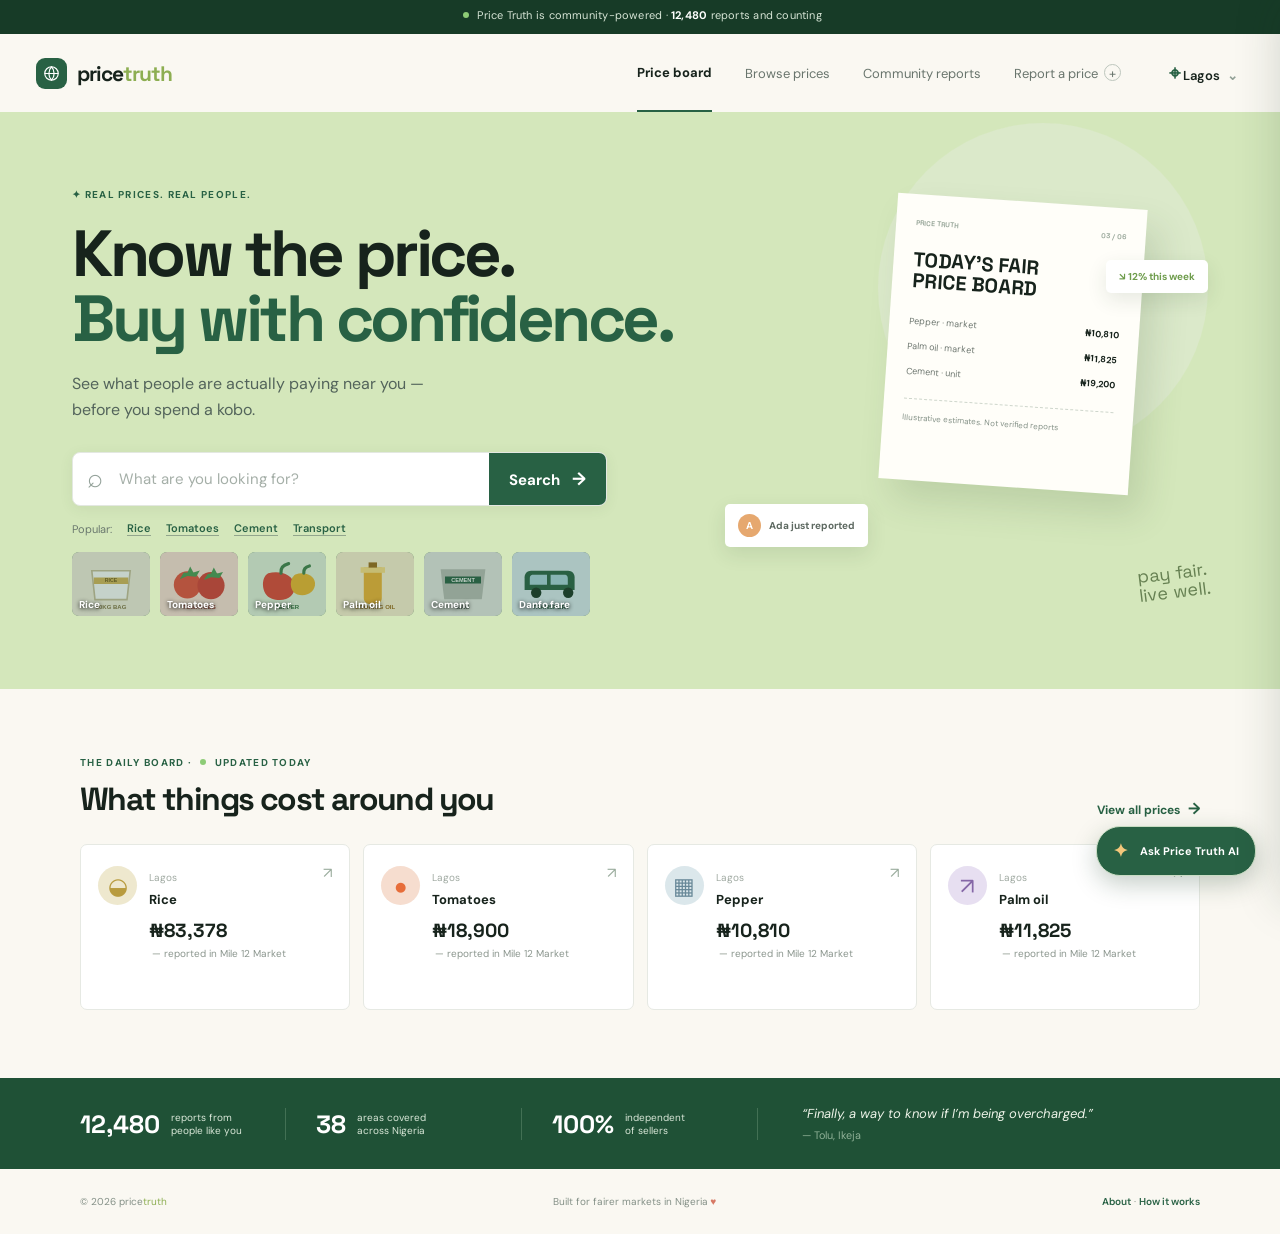
<file: public/index.html>
<!doctype html>
<html lang="en">
  <head>
    <meta charset="utf-8" />
    <meta name="viewport" content="width=device-width, initial-scale=1" />
    <title>Price Truth — Know the fair price</title>
    <link rel="preconnect" href="https://fonts.googleapis.com" />
    <link rel="preconnect" href="https://fonts.gstatic.com" crossorigin />
    <link
      href="https://fonts.googleapis.com/css2?family=DM+Sans:wght@400;500;600;700&family=Space+Grotesk:wght@500;600;700&display=swap"
      rel="stylesheet"
    />
    <link rel="stylesheet" href="styles.css" />
  </head>
  <body data-page="home">
    <div class="announcement">
      <span class="pulse"></span> Price Truth is community-powered ·
      <strong>12,480</strong> reports and counting
    </div>
    <header class="site-header">
      <a class="brand" href="index.html"
        ><span class="brand-mark" aria-hidden="true"
          ><svg viewBox="0 0 24 24" class="brand-symbol">
            <circle cx="12" cy="12" r="8.5"></circle>
            <path
              d="M3.8 12h16.4M12 3.5c2.2 2.3 3.3 5.1 3.3 8.5S14.2 18.2 12 20.5M12 3.5C9.8 5.8 8.7 8.6 8.7 12s1.1 6.2 3.3 8.5"
            ></path></svg></span
        ><span>price<span class="brand-accent">truth</span></span></a
      >
      <nav class="desktop-nav">
        <a class="active" href="index.html">Price board</a
        ><a href="browse.html">Browse prices</a
        ><a href="reports.html">Community reports</a
        ><a href="#" data-open-report
          >Report a price <span class="plus">+</span></a
        >
      </nav>
      <div class="header-actions">
        <button class="area-pill" data-area-button>
          <span class="pin">⌖</span> Choose location
          <span class="chevron">⌄</span></button
        ><button class="menu-button" aria-label="Open menu">☰</button>
      </div>
    </header>

    <main>
      <section class="hero home-hero">
        <div class="hero-copy">
          <div class="eyebrow">
            <span class="spark">✦</span> REAL PRICES. REAL PEOPLE.
          </div>
          <h1>Know the price.<br /><em>Buy with confidence.</em></h1>
          <p class="hero-lede">
            See what people are actually paying near you — before you spend a
            kobo.
          </p>
          <form class="search-box large-search" data-search-form>
            <span class="search-icon">⌕</span
            ><input
              name="query"
              type="search"
              placeholder="What are you looking for?"
              autocomplete="off"
            /><button type="submit">Search <span>→</span></button>
          </form>
          <div class="popular">
            <span>Popular:</span><a href="results.html?item=rice">Rice</a
            ><a href="results.html?item=tomatoes">Tomatoes</a
            ><a href="results.html?item=cement">Cement</a
            ><a href="results.html?item=transport">Transport</a>
          </div>
          <div
            class="popular-items"
            data-popular-items
            aria-label="Popular items"
          ></div>
        </div>
        <div class="hero-art" aria-hidden="true">
          <div class="sun"></div>
          <div class="receipt-card" data-today-board>
            <div class="receipt-top">
              <span>PRICE TRUTH</span><span data-board-day>01 / 08</span>
            </div>
            <div class="receipt-title">TODAY'S FAIR<br />PRICE BOARD</div>
            <div class="receipt-row">
              <span>Loading today’s items</span><b>—</b>
            </div>
            <div class="receipt-row"><span>Please wait</span><b>—</b></div>
            <div class="receipt-row">
              <span>Community reports</span><b>—</b>
            </div>
            <div class="receipt-line"></div>
            <div class="receipt-footer">
              updating from local reports <span>✦</span>
            </div>
          </div>
          <div class="floating-tag tag-one" data-board-trend>
            ↗ today’s movement
          </div>
          <div class="floating-tag tag-two live-report">
            <span class="avatar">A</span>
            <span data-live-report>Ada just reported</span>
          </div>
          <div class="scribble">pay fair.<br />live well.</div>
        </div>
      </section>

      <section class="board-section content-width">
        <div class="section-heading">
          <div>
            <span class="eyebrow"
              >THE DAILY BOARD · <span class="live-dot"></span> UPDATED
              TODAY</span
            >
            <h2>What things cost around you</h2>
          </div>
          <a class="text-link" href="browse.html"
            >View all prices <span>→</span></a
          >
        </div>
        <div class="board-grid" data-board-grid></div>
      </section>
      <section class="trust-strip">
        <div>
          <strong>12,480</strong><span>reports from<br />people like you</span>
        </div>
        <div>
          <strong>38</strong><span>areas covered<br />across Nigeria</span>
        </div>
        <div>
          <strong>100%</strong><span>independent<br />of sellers</span>
        </div>
        <div class="trust-quote">
          “Finally, a way to know if I’m being overcharged.”
          <small>— Tolu, Ikeja</small>
        </div>
      </section>
    </main>
    <footer class="site-footer content-width">
      <span>© 2026 price<span class="brand-accent">truth</span></span
      ><span
        >Built for fairer markets in Nigeria <span class="heart">♥</span></span
      ><span><a href="#">About</a> · <a href="#">How it works</a></span>
    </footer>
    <div class="modal-backdrop" data-modal>
      <div
        class="report-modal"
        role="dialog"
        aria-modal="true"
        aria-labelledby="report-title"
      >
        <button class="modal-close" data-close-modal>×</button>
        <div class="modal-kicker">✦ ADD TO THE BOARD</div>
        <h2 id="report-title">What did you pay?</h2>
        <p class="modal-subtitle">
          Your report helps someone nearby make a fairer deal.
        </p>
        <form data-report-form>
          <label
            >What did you buy?<input
              name="item"
              required
              placeholder="e.g. Rice, 50kg bag"
          /></label>
          <div class="form-row">
            <label
              >Price paid<input
                name="price"
                required
                type="number"
                min="1"
                placeholder="Enter amount" /></label
            ><label
              >Market<select name="area" data-market-select></select
            ></label>
          </div>
          <label>When did you buy it?<input name="date" type="date" /></label>
          <div class="upload-zone">
            <input id="receipt-input" type="file" accept="image/*" /><label
              for="receipt-input"
              ><span>▧</span><b>Scan a receipt</b
              ><small>Upload a photo and AI will fill this in</small></label
            >
          </div>
          <button class="primary-button full" type="submit">
            Publish my report <span>→</span>
          </button>
        </form>
        <div class="success-state" hidden>
          <div class="success-icon">✓</div>
          <h3>Thanks for adding to the truth.</h3>
          <p>
            Your report is now helping buyers in
            <span data-success-area>your selected market</span>.
          </p>
          <button class="secondary-button" data-close-modal>Done</button>
        </div>
      </div>
    </div>
    <script src="app.js"></script>
  </body>
</html>
</file>
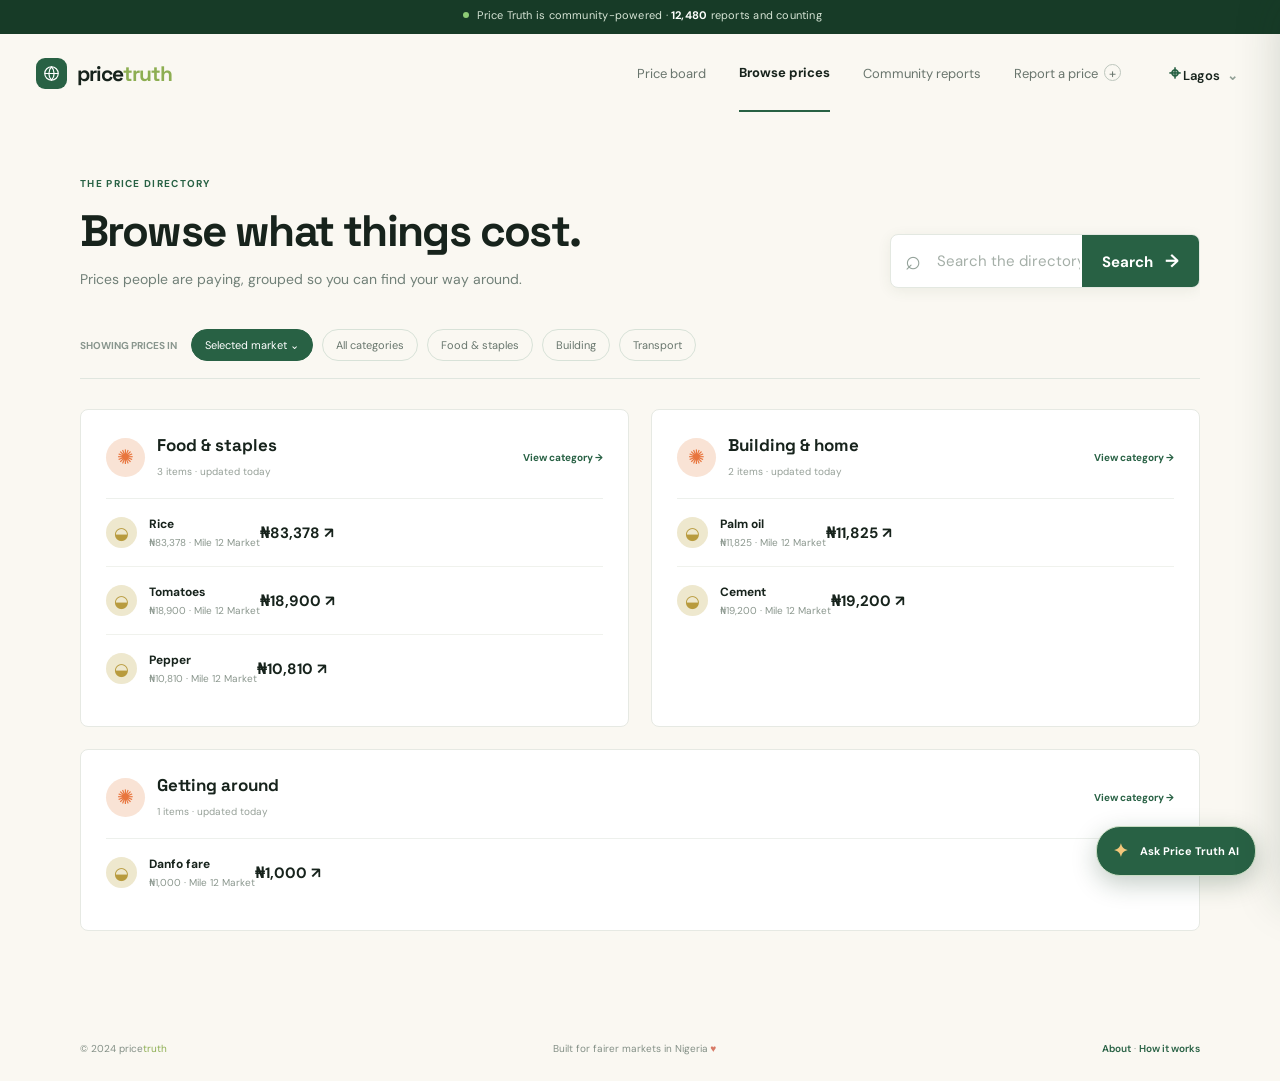
<file: public/browse.html>
<!doctype html>
<html lang="en"><head><meta charset="utf-8"><meta name="viewport" content="width=device-width, initial-scale=1"><title>Browse prices — Price Truth</title><link rel="preconnect" href="https://fonts.googleapis.com"><link rel="preconnect" href="https://fonts.gstatic.com" crossorigin><link href="https://fonts.googleapis.com/css2?family=DM+Sans:wght@400;500;600;700&family=Space+Grotesk:wght@500;600;700&display=swap" rel="stylesheet"><link rel="stylesheet" href="styles.css"></head>
<body data-page="browse"><div class="announcement"><span class="pulse"></span> Price Truth is community-powered · <strong>12,480</strong> reports and counting</div><header class="site-header"><a class="brand" href="index.html"><span class="brand-mark" aria-hidden="true"><svg viewBox="0 0 24 24" class="brand-symbol"><circle cx="12" cy="12" r="8.5"></circle><path d="M3.8 12h16.4M12 3.5c2.2 2.3 3.3 5.1 3.3 8.5S14.2 18.2 12 20.5M12 3.5C9.8 5.8 8.7 8.6 8.7 12s1.1 6.2 3.3 8.5"></path></svg></span><span>price<span class="brand-accent">truth</span></span></a><nav class="desktop-nav"><a href="index.html">Price board</a><a class="active" href="browse.html">Browse prices</a><a href="reports.html">Community reports</a><a href="#" data-open-report>Report a price <span class="plus">+</span></a></nav><div class="header-actions"><button class="area-pill" data-area-button><span class="pin">⌖</span> Choose location <span class="chevron">⌄</span></button><button class="menu-button">☰</button></div></header>
<main class="content-width browse-main"><div class="browse-intro"><div><div class="eyebrow">THE PRICE DIRECTORY</div><h1>Browse what things cost.</h1><p>Prices people are paying, grouped so you can find your way around.</p></div><form class="search-box browse-search" data-search-form><span class="search-icon">⌕</span><input name="query" placeholder="Search the directory…"><button type="submit">Search <span>→</span></button></form></div><div class="filter-row"><span class="filter-label">SHOWING PRICES IN</span><button class="filter-chip active">Selected market <span>⌄</span></button><button class="filter-chip" data-filter="all">All categories</button><button class="filter-chip" data-filter="food">Food & staples</button><button class="filter-chip" data-filter="building">Building</button><button class="filter-chip" data-filter="transport">Transport</button></div><div class="browse-grid" data-browse-grid></div></main><footer class="site-footer content-width"><span>© 2024 price<span class="brand-accent">truth</span></span><span>Built for fairer markets in Nigeria <span class="heart">♥</span></span><span><a href="#">About</a> · <a href="#">How it works</a></span></footer><div class="modal-backdrop" data-modal><div class="report-modal" role="dialog"><button class="modal-close" data-close-modal></button><div class="modal-kicker">✦ ADD TO THE BOARD</div><h2>What did you pay?</h2><p class="modal-subtitle">Your report helps someone nearby make a fairer deal.</p><form data-report-form><label>What did you buy?<input name="item" required placeholder="e.g. Rice, 50kg bag"></label><div class="form-row"><label>Price paid<input name="price" required type="number" min="1" placeholder="Enter amount"></label><label>Market<select name="area" data-market-select></select></label></div><label>When did you buy it?<input name="date" type="date"></label><div class="upload-zone"><input id="receipt-input-browse" type="file" accept="image/*"><label for="receipt-input-browse"><span>▧</span><b>Scan a receipt</b><small>Upload a photo and AI will fill this in</small></label></div><button class="primary-button full" type="submit">Publish my report <span>→</span></button></form><div class="success-state" hidden><div class="success-icon">✓</div><h3>Thanks for adding to the truth.</h3><p>Your report is now helping buyers nearby.</p><button class="secondary-button" data-close-modal>Done</button></div></div></div><script src="app.js"></script></body></html>
</file>
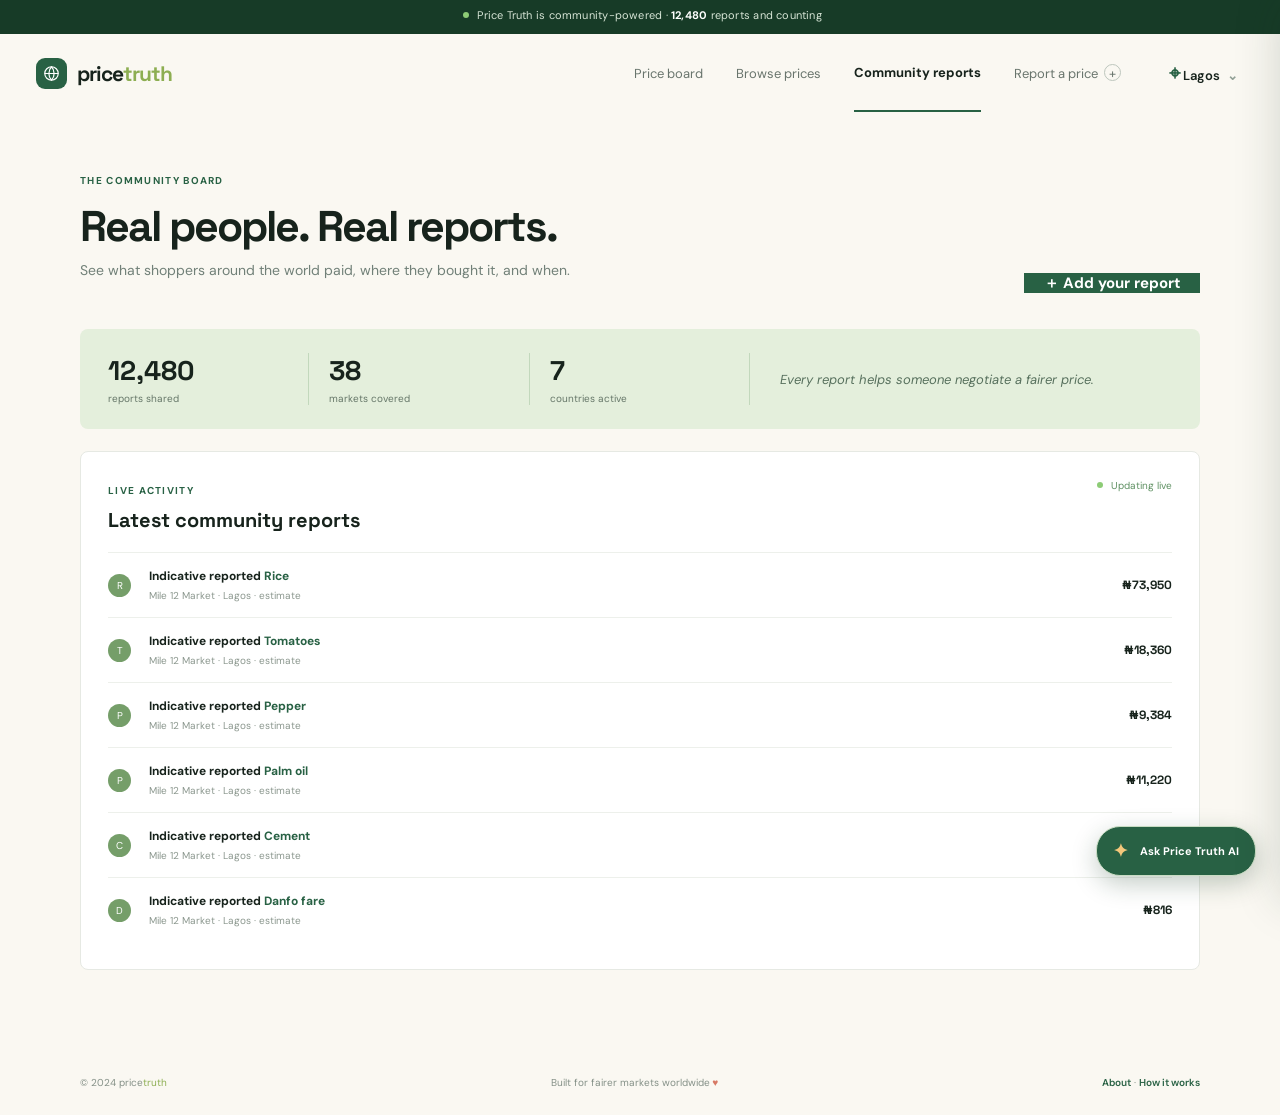
<file: public/reports.html>
<!doctype html>
<html lang="en">
<head>
  <meta charset="utf-8">
  <meta name="viewport" content="width=device-width, initial-scale=1">
  <title>Community reports — Price Truth</title>
  <link rel="preconnect" href="https://fonts.googleapis.com">
  <link rel="preconnect" href="https://fonts.gstatic.com" crossorigin>
  <link href="https://fonts.googleapis.com/css2?family=DM+Sans:wght@400;500;600;700&family=Space+Grotesk:wght@500;600;700&display=swap" rel="stylesheet">
  <link rel="stylesheet" href="styles.css">
</head>
<body data-page="reports">
  <div class="announcement"><span class="pulse"></span> Price Truth is community-powered · <strong>12,480</strong> reports and counting</div>
  <header class="site-header">
    <a class="brand" href="index.html"><span class="brand-mark" aria-hidden="true"><svg viewBox="0 0 24 24" class="brand-symbol"><circle cx="12" cy="12" r="8.5"></circle><path d="M3.8 12h16.4M12 3.5c2.2 2.3 3.3 5.1 3.3 8.5S14.2 18.2 12 20.5M12 3.5C9.8 5.8 8.7 8.6 8.7 12s1.1 6.2 3.3 8.5"></path></svg></span><span>price<span class="brand-accent">truth</span></span></a>
    <nav class="desktop-nav"><a href="index.html">Price board</a><a href="browse.html">Browse prices</a><a class="active" href="reports.html">Community reports</a><a href="#" data-open-report>Report a price <span class="plus">+</span></a></nav>
    <div class="header-actions"><button class="area-pill" data-area-button><span class="pin">⌖</span> Choose location <span class="chevron">⌄</span></button><button class="menu-button" aria-label="Open menu">☰</button></div>
  </header>
  <main class="content-width reports-main">
    <div class="reports-intro"><div><div class="eyebrow">THE COMMUNITY BOARD</div><h1>Real people. Real reports.</h1><p>See what shoppers around the world paid, where they bought it, and when.</p></div><button class="primary-button" data-open-report>＋ Add your report</button></div>
    <section class="reports-summary"><div><strong>12,480</strong><span>reports shared</span></div><div><strong>38</strong><span>markets covered</span></div><div><strong>7</strong><span>countries active</span></div><div class="summary-note">Every report helps someone negotiate a fairer price.</div></section>
    <section class="community-panel"><div class="panel-heading"><div><span class="label">LIVE ACTIVITY</span><h2>Latest community reports</h2></div><span class="live-label"><span class="live-dot"></span> Updating live</span></div><div class="community-list" data-community-list></div></section>
  </main>
  <footer class="site-footer content-width"><span>© 2024 price<span class="brand-accent">truth</span></span><span>Built for fairer markets worldwide <span class="heart">♥</span></span><span><a href="#">About</a> · <a href="#">How it works</a></span></footer>
  <div class="modal-backdrop" data-modal><div class="report-modal" role="dialog"><button class="modal-close" data-close-modal>×</button><div class="modal-kicker">✦ ADD TO THE BOARD</div><h2>What did you pay?</h2><p class="modal-subtitle">Your report helps someone nearby make a fairer deal.</p><form data-report-form><label>What did you buy?<input name="item" required placeholder="e.g. Rice, 50kg bag"></label><div class="form-row"><label>Price paid<input name="price" required type="number" min="1" placeholder="Enter amount"></label><label>Market<select name="area" data-market-select></select></label></div><label>When did you buy it?<input name="date" type="date"></label><div class="upload-zone"><input id="receipt-input-reports" type="file" accept="image/*"><label for="receipt-input-reports"><span>▧</span><b>Scan a receipt</b><small>Upload a photo and AI will fill this in</small></label></div><button class="primary-button full" type="submit">Publish my report <span>→</span></button></form><div class="success-state" hidden><div class="success-icon">✓</div><h3>Thanks for adding to the truth.</h3><p>Your report is now helping buyers in <span data-success-area>your selected market</span>.</p><button class="secondary-button" data-close-modal>Done</button></div></div></div>
  <script src="app.js"></script>
</body>
</html>
</file>
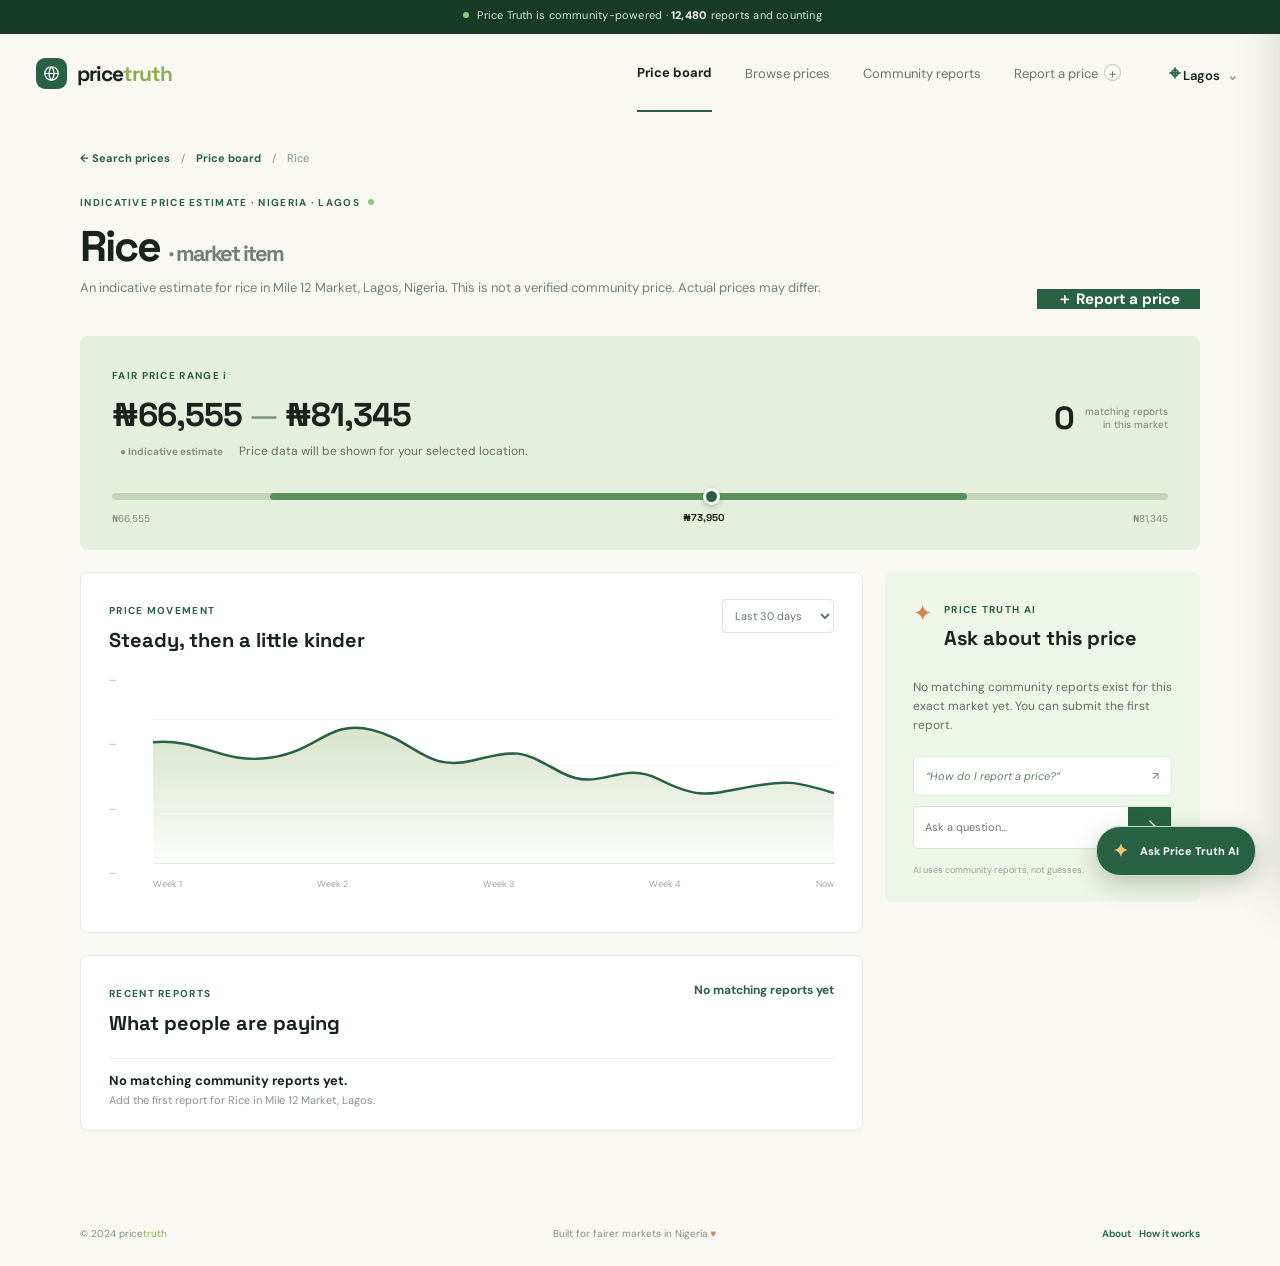
<file: public/results.html>
<!doctype html>
<html lang="en"><head><meta charset="utf-8"><meta name="viewport" content="width=device-width, initial-scale=1"><title>Price results — Price Truth</title><link rel="preconnect" href="https://fonts.googleapis.com"><link rel="preconnect" href="https://fonts.gstatic.com" crossorigin><link href="https://fonts.googleapis.com/css2?family=DM+Sans:wght@400;500;600;700&family=Space+Grotesk:wght@500;600;700&display=swap" rel="stylesheet"><link rel="stylesheet" href="styles.css"></head>
<body data-page="results"><div class="announcement"><span class="pulse"></span> Price Truth is community-powered · <strong>12,480</strong> reports and counting</div><header class="site-header"><a class="brand" href="index.html"><span class="brand-mark" aria-hidden="true"><svg viewBox="0 0 24 24" class="brand-symbol"><circle cx="12" cy="12" r="8.5"></circle><path d="M3.8 12h16.4M12 3.5c2.2 2.3 3.3 5.1 3.3 8.5S14.2 18.2 12 20.5M12 3.5C9.8 5.8 8.7 8.6 8.7 12s1.1 6.2 3.3 8.5"></path></svg></span><span>price<span class="brand-accent">truth</span></span></a><nav class="desktop-nav"><a class="active" href="index.html">Price board</a><a href="browse.html">Browse prices</a><a href="reports.html">Community reports</a><a href="#" data-open-report>Report a price <span class="plus">+</span></a></nav><div class="header-actions"><button class="area-pill" data-area-button><span class="pin">⌖</span> Choose location <span class="chevron">⌄</span></button><button class="menu-button">☰</button></div></header>
<main class="content-width results-main"><div class="breadcrumbs"><a href="index.html">Price board</a><span>/</span><span>Rice</span></div><div class="result-top"><div><div class="eyebrow">PRICE RESULTS <span class="live-dot"></span></div><h1>Rice <span>· market item</span></h1><p class="muted">Loading prices for your selected location…</p></div><button class="primary-button" data-open-report>＋ Report a price</button></div>
<section class="range-card"><div class="range-heading"><div><span class="label">FAIR PRICE RANGE <span class="info">i</span></span><div class="range-price">— <span>—</span> —</div><p><span class="badge neutral">● Checking</span> Price data will be shown for your selected location.</p></div><div class="report-count"><strong>0</strong><span>matching reports<br>in this market</span></div></div><div class="range-visual"><div class="range-track"><span class="track-fill"></span><span class="marker" style="left:56%"></span><span class="marker-label" style="left:56%">—</span></div><div class="track-labels"><span>—</span><span>—</span></div></div></section>
<div class="results-columns"><div class="main-column"><section class="panel chart-panel"><div class="panel-heading"><div><span class="label">PRICE MOVEMENT</span><h2>Steady, then a little kinder</h2></div><select><option>Last 24 hours</option><option>Last 7 days</option><option selected>Last 30 days</option><option>Last 3 months</option></select></div><div class="chart"><div class="chart-y"><span>—</span><span>—</span><span>—</span><span>—</span></div><svg viewBox="0 0 700 230" preserveAspectRatio="none" aria-label="Rice price trend"><defs><linearGradient id="fill" x1="0" x2="0" y1="0" y2="1"><stop offset="0" stop-color="#c7d9b5" stop-opacity=".7"/><stop offset="1" stop-color="#c7d9b5" stop-opacity=".05"/></linearGradient></defs><path id="chart-area" d="M0,83 C50,78 70,110 120,102 S180,55 225,68 S280,120 330,105 S380,95 420,120 S480,104 520,128 S570,147 610,138 S660,130 700,145 L700,230 L0,230Z" fill="url(#fill)"/><path id="chart-line" d="M0,83 C50,78 70,110 120,102 S180,55 225,68 S280,120 330,105 S380,95 420,120 S480,104 520,128 S570,147 610,138 S660,130 700,145" fill="none" stroke="#286144" stroke-width="3"/></svg><div class="chart-x"><span>—</span><span>—</span><span>—</span><span>—</span><span>—</span></div></div></section><section class="panel reports-panel"><div class="panel-heading"><div><span class="label">RECENT REPORTS</span><h2>What people are paying</h2></div><a class="text-link" href="#">No matching reports yet</a></div><div class="report-list"><div class="report-row"><div><strong>Loading location-specific reports…</strong><span>Reports will be matched to your selected country, state and market.</span></div></div></div></section></div><aside class="ai-card"><div class="ai-head"><span class="ai-spark">✦</span><div><span class="label">PRICE TRUTH AI</span><h2>Ask about this price</h2></div></div><p>Got a quote? Ask me if it sounds fair based on reports for your selected market.</p><div class="suggestion">“What is the price of rice?” <span>↗</span></div><form class="ai-form"><input placeholder="Ask a question…" aria-label="Ask Price Truth AI"><button>→</button></form><div class="ai-answer" hidden></div><small>AI uses community reports, not guesses.</small></aside></div></main><footer class="site-footer content-width"><span>© 2024 price<span class="brand-accent">truth</span></span><span>Built for fairer markets in Nigeria <span class="heart">♥</span></span><span><a href="#">About</a> · <a href="#">How it works</a></span></footer><div class="modal-backdrop" data-modal><div class="report-modal" role="dialog"><button class="modal-close" data-close-modal>×</button><div class="modal-kicker">✦ ADD TO THE BOARD</div><h2>What did you pay?</h2><p class="modal-subtitle">Your report helps someone nearby make a fairer deal.</p><form data-report-form><label>What did you buy?<input name="item" required placeholder="e.g. Rice, 50kg bag"></label><div class="form-row"><label>Price paid<input name="price" required type="number" min="1" placeholder="Enter amount"></label><label>Market<select name="area" data-market-select></select></label></div><label>When did you buy it?<input name="date" type="date"></label><div class="upload-zone"><input id="receipt-input-results" type="file" accept="image/*"><label for="receipt-input-results"><span>▧</span><b>Scan a receipt</b><small>Upload a photo and AI will fill this in</small></label></div><button class="primary-button full" type="submit">Publish my report <span>→</span></button></form><div class="success-state" hidden><div class="success-icon">✓</div><h3>Thanks for adding to the truth.</h3><p>Your report is now helping buyers nearby.</p><button class="secondary-button" data-close-modal>Done</button></div></div></div><script src="app.js"></script></body></html>
</file>
<file: public/styles.css>
:root {
  --ink: #17231c;
  --muted: #718078;
  --green: #286144;
  --light-green: #dce9d4;
  --lime: #d4e7bb;
  --cream: #faf8f2;
  --line: #e6e9e3;
  --orange: #e8753e;
  --purple: #795aa8;
}
* {
  box-sizing: border-box;
}
body {
  margin: 0;
  color: var(--ink);
  background: var(--cream);
  font-family: "DM Sans", sans-serif;
  font-size: 15px;
}
a {
  color: inherit;
  text-decoration: none;
}
button,
input,
select {
  font: inherit;
}
button {
  cursor: pointer;
  border: 0;
}
.content-width {
  width: min(1120px, calc(100% - 48px));
  margin: 0 auto;
}
.announcement {
  height: 34px;
  background: #173b27;
  color: #d7e5d6;
  text-align: center;
  padding: 8px;
  font-size: 11px;
  letter-spacing: 0.02em;
}
.announcement strong {
  color: #fff;
}
.pulse,
.live-dot {
  display: inline-block;
  background: #8dcc76;
  border-radius: 50%;
  width: 6px;
  height: 6px;
  margin: 0 5px 1px;
}
.site-header {
  height: 78px;
  display: flex;
  align-items: center;
  justify-content: space-between;
  max-width: 1240px;
  margin: auto;
  padding: 0 36px;
  background: var(--cream);
}
.brand {
  display: flex;
  align-items: center;
  gap: 10px;
  font: 700 21px "Space Grotesk";
  letter-spacing: -1px;
}
.brand-mark {
  display: grid;
  place-items: center;
  background: var(--green);
  color: #fff;
  border-radius: 9px;
  width: 31px;
  height: 31px;
  font-size: 18px;
}
.brand-accent {
  color: #8dae52;
}
.desktop-nav {
  display: flex;
  gap: 33px;
  align-items: center;
  margin-left: auto;
  margin-right: 42px;
  color: #69756d;
  font-size: 13px;
}
.desktop-nav a {
  padding: 29px 0;
}
.desktop-nav .active {
  color: var(--ink);
  font-weight: 700;
  border-bottom: 2px solid var(--green);
}
.plus {
  display: inline-grid;
  place-items: center;
  border: 1px solid #bdc6bd;
  border-radius: 50%;
  width: 17px;
  height: 17px;
  margin-left: 3px;
}
.header-actions {
  display: flex;
  align-items: center;
  gap: 17px;
}
.area-pill {
  background: transparent;
  color: var(--ink);
  font-weight: 600;
  font-size: 13px;
}
.pin {
  color: var(--green);
  font-size: 20px;
}
.chevron {
  color: #91a096;
  margin-left: 4px;
}
.menu-button {
  display: none;
  background: none;
  font-size: 22px;
}
.hero {
  max-width: 1240px;
  margin: auto;
  padding: 76px 72px 70px;
  min-height: 470px;
  background: var(--lime);
  display: flex;
  overflow: hidden;
}
.hero-copy {
  width: 57%;
  position: relative;
  z-index: 1;
}
.eyebrow,
.label,
.modal-kicker {
  font-size: 10px;
  letter-spacing: 0.13em;
  font-weight: 700;
  color: var(--green);
}
h1,
h2,
h3,
p {
  margin-top: 0;
}
.hero h1 {
  font: 700 clamp(45px, 5.1vw, 69px)/0.99 "Space Grotesk";
  letter-spacing: -3.5px;
  margin: 21px 0 20px;
}
.hero h1 em {
  font-style: normal;
  color: var(--green);
}
.hero-lede {
  max-width: 400px;
  line-height: 1.6;
  color: #53645b;
  font-size: 16px;
}
.search-box {
  display: flex;
  background: #fff;
  border: 1px solid #e3e8e1;
  border-radius: 8px;
  height: 54px;
  box-shadow: 0 3px 14px #3f5c3214;
  overflow: hidden;
}
.large-search {
  max-width: 535px;
  margin-top: 30px;
}
.search-icon {
  font-size: 27px;
  color: #94a29a;
  line-height: 50px;
  padding: 0 14px;
}
.search-box input {
  border: 0;
  outline: 0;
  min-width: 0;
  flex: 1;
  color: var(--ink);
  background: transparent;
}
.search-box input::placeholder {
  color: #a5afa8;
}
.search-box button,
.primary-button {
  background: var(--green);
  color: #fff;
  padding: 0 20px;
  font-weight: 700;
}
.search-box button span,
.primary-button span {
  font-size: 18px;
  margin-left: 8px;
}
.popular {
  display: flex;
  gap: 15px;
  align-items: center;
  margin-top: 15px;
  font-size: 11px;
  color: #6a786e;
}
.popular a {
  border-bottom: 1px solid #92a58d;
  color: var(--green);
  font-weight: 600;
}
.hero-art {
  position: relative;
  flex: 1;
}
.sun {
  width: 330px;
  height: 330px;
  border-radius: 50%;
  background: #dbe9ca;
  position: absolute;
  top: -65px;
  right: 0;
}
.receipt-card {
  position: absolute;
  z-index: 1;
  background: #fffef9;
  width: 250px;
  height: 286px;
  right: 70px;
  top: 13px;
  padding: 24px 20px;
  transform: rotate(4deg);
  animation: receipt-card-pulse 2.4s ease-in-out infinite;
  box-shadow: 14px 19px 35px #3d533327;
}
@keyframes receipt-card-pulse {
  from {
    scale: 0.96;
  }
  50% {
    scale: 1.04;
  }
  to {
    scale: 0.96;
  }
}
@media (prefers-reduced-motion: reduce) {
  .receipt-card {
    animation: none;
  }
}
.receipt-top {
  display: flex;
  justify-content: space-between;
  font: 700 7px "Space Grotesk";
  color: #9ba99c;
}
.receipt-title {
  font: 700 20px/1.03 "Space Grotesk";
  margin: 22px 0 25px;
}
.receipt-row {
  display: flex;
  justify-content: space-between;
  font-size: 9px;
  margin: 13px 0;
  color: #6d766f;
}
.receipt-row b {
  color: var(--ink);
}
.receipt-line {
  border-top: 1px dashed #ced6cc;
  margin-top: 21px;
}
.receipt-footer {
  font-size: 8px;
  color: #849187;
  margin-top: 13px;
}
.receipt-footer span {
  float: right;
  color: var(--orange);
  font-size: 14px;
}
.floating-tag {
  position: absolute;
  z-index: 2;
  background: #fff;
  border-radius: 5px;
  padding: 10px 13px;
  box-shadow: 0 7px 20px #253f201c;
  font-size: 10px;
  font-weight: 700;
}
.tag-one {
  top: 72px;
  right: 0;
  color: #6e9c4c;
}
.tag-two {
  bottom: 72px;
  left: 5px;
  color: #5d6961;
}
.avatar {
  display: inline-grid;
  place-items: center;
  width: 23px;
  height: 23px;
  border-radius: 50%;
  background: #e6a86f;
  color: white;
  font-size: 10px;
  margin-right: 6px;
}
.scribble {
  position: absolute;
  right: -2px;
  bottom: 18px;
  color: #668052;
  font: 18px/1.05 "Space Grotesk";
  transform: rotate(-7deg);
}
.board-section {
  padding: 62px 0 68px;
}
.section-heading {
  display: flex;
  align-items: end;
  justify-content: space-between;
  margin-bottom: 25px;
}
.section-heading h2,
.browse-main h1 {
  font: 700 32px "Space Grotesk";
  letter-spacing: -1.6px;
  margin: 8px 0 0;
}
.text-link {
  font-size: 12px;
  color: var(--green);
  font-weight: 700;
}
.text-link span {
  font-size: 16px;
  margin-left: 5px;
}
.board-grid {
  display: grid;
  grid-template-columns: repeat(4, 1fr);
  gap: 13px;
}
.price-card {
  background: #fff;
  border: 1px solid var(--line);
  border-radius: 7px;
  padding: 21px 17px;
  display: flex;
  min-height: 166px;
  position: relative;
  transition: 0.2s;
}
.price-card:hover,
.item-list a:hover {
  transform: translateY(-3px);
  box-shadow: 0 8px 22px #37512a12;
}
.item-icon,
.mini-icon {
  display: grid;
  place-items: center;
  border-radius: 50%;
  width: 39px;
  height: 39px;
  font-size: 23px;
  flex: none;
}
.rice-icon {
  background: #eee8ce;
  color: #b89b3e;
}
.tomato-icon {
  background: #f6ddcf;
  color: #e76d3a;
}
.cement-icon {
  background: #dbe7eb;
  color: #688898;
}
.transport-icon {
  background: #e7dff1;
  color: #8567a7;
}
.item-info {
  padding-left: 12px;
}
.item-info span {
  font-size: 10px;
  color: #a0aaa2;
}
.item-info h3 {
  font-size: 13px;
  margin: 5px 0 10px;
}
.item-info strong {
  font: 700 19px "Space Grotesk";
  display: block;
}
.item-info small {
  font-size: 10px;
  color: #8b968e;
  display: block;
  margin-top: 4px;
}
.item-info i,
.item-list i {
  font-style: normal;
  margin-left: 3px;
}
.up {
  color: #d6673d;
}
.down {
  color: #599248;
}
.neutral {
  color: #849085;
}
.card-arrow {
  position: absolute;
  right: 17px;
  top: 18px;
  color: #9aac9d;
}
.trust-strip {
  background: #1f5136;
  color: #d9e7d8;
  padding: 27px max(calc((100% - 1120px) / 2), 24px);
  display: grid;
  grid-template-columns: 1fr 1fr 1fr 2fr;
  gap: 30px;
  align-items: center;
}
.trust-strip div:not(.trust-quote) {
  display: flex;
  gap: 11px;
  align-items: center;
  border-right: 1px solid #427054;
}
.trust-strip strong {
  color: #fff;
  font: 700 25px "Space Grotesk";
}
.trust-strip span {
  font-size: 10px;
  line-height: 1.3;
}
.trust-quote {
  font-size: 13px;
  font-style: italic;
  color: #eef4e9;
  padding-left: 14px;
}
.trust-quote small {
  display: block;
  color: #8eb096;
  margin-top: 6px;
  font-style: normal;
}
.site-footer {
  display: flex;
  justify-content: space-between;
  align-items: center;
  padding: 26px 0;
  font-size: 10px;
  color: #849087;
}
.site-footer a {
  color: var(--green);
  font-weight: 600;
}
.heart {
  color: #d77965;
}
.modal-backdrop {
  display: none;
  position: fixed;
  z-index: 20;
  inset: 0;
  background: #16362380;
  align-items: center;
  justify-content: center;
  padding: 20px;
}
.modal-backdrop.open {
  display: flex;
}
.report-modal {
  background: #fffdf8;
  width: min(490px, 100%);
  border-radius: 12px;
  padding: 34px;
  position: relative;
  box-shadow: 0 20px 70px #1427194d;
}
.modal-close {
  position: absolute;
  right: 17px;
  top: 15px;
  color: #7e8d82;
  background: none;
  font-size: 25px;
}
.report-modal h2 {
  font: 700 31px "Space Grotesk";
  letter-spacing: -1px;
  margin: 9px 0;
}
.modal-subtitle {
  font-size: 13px;
  color: var(--muted);
  margin-bottom: 24px;
}
.report-modal form > label,
.form-row label {
  font-size: 11px;
  font-weight: 700;
  color: #65746a;
  display: block;
  margin-bottom: 14px;
}
.report-modal input,
.report-modal select {
  display: block;
  width: 100%;
  margin-top: 6px;
  height: 43px;
  border: 1px solid #dce4dc;
  border-radius: 5px;
  padding: 0 12px;
  color: var(--ink);
  background: #fff;
}
.form-row {
  display: grid;
  grid-template-columns: 1fr 1fr;
  gap: 13px;
}
.upload-zone {
  border: 1px dashed #b8cbb9;
  border-radius: 6px;
  background: #f3f8ef;
  text-align: center;
  padding: 13px;
  margin: 17px 0;
}
.upload-zone input {
  display: none;
}
.upload-zone label {
  display: block;
  cursor: pointer;
}
.upload-zone span {
  display: block;
  font-size: 22px;
  color: var(--green);
}
.upload-zone b,
.upload-zone small {
  display: block;
}
.upload-zone b {
  font-size: 12px;
  color: var(--green);
}
.upload-zone small {
  font-size: 10px;
  color: #87948a;
  margin-top: 3px;
}
.full {
  width: 100%;
  height: 46px;
  border-radius: 5px;
}
.secondary-button {
  background: #e5efe0;
  color: var(--green);
  padding: 11px 24px;
  border-radius: 5px;
  font-weight: 700;
}
.success-state {
  text-align: center;
  padding: 24px 0 10px;
}
.success-icon {
  display: grid;
  place-items: center;
  margin: auto;
  background: var(--light-green);
  color: var(--green);
  width: 52px;
  height: 52px;
  border-radius: 50%;
  font-size: 25px;
}
.success-state h3 {
  font: 700 22px "Space Grotesk";
  margin: 17px 0 7px;
}
.success-state p {
  color: var(--muted);
  font-size: 13px;
}
.results-main {
  padding: 39px 0 70px;
}
.breadcrumbs {
  font-size: 11px;
  color: #819088;
  display: flex;
  gap: 11px;
  margin-bottom: 31px;
}
.breadcrumbs a {
  color: var(--green);
  font-weight: 700;
}
.result-top {
  display: flex;
  justify-content: space-between;
  align-items: end;
  margin-bottom: 27px;
}
.result-top h1 {
  font: 700 43px "Space Grotesk";
  letter-spacing: -2px;
  margin: 10px 0 5px;
}
.result-top h1 span {
  font-size: 22px;
  color: #718079;
}
.muted {
  color: var(--muted);
  font-size: 13px;
}
.range-card {
  background: #e4efdc;
  border-radius: 8px;
  padding: 28px 32px 25px;
  margin-bottom: 22px;
}
.range-heading {
  display: flex;
  justify-content: space-between;
}
.range-price {
  font: 700 33px "Space Grotesk";
  letter-spacing: -1px;
  margin: 10px 0 7px;
}
.range-price span {
  font-weight: 400;
  color: #78917b;
}
.range-heading p {
  font-size: 12px;
  color: #5c7062;
}
.badge {
  border-radius: 20px;
  padding: 5px 8px;
  margin-right: 5px;
  font-size: 10px;
  font-weight: 700;
}
.badge.good {
  background: #c6e0bf;
  color: #37703f;
}
.report-count {
  display: flex;
  gap: 10px;
  align-items: center;
  text-align: right;
}
.report-count strong {
  font: 700 32px "Space Grotesk";
}
.report-count span {
  color: #748279;
  font-size: 10px;
}
.range-visual {
  margin-top: 22px;
}
.range-track {
  height: 7px;
  border-radius: 5px;
  background: #c5d7bb;
  position: relative;
}
.track-fill {
  position: absolute;
  left: 15%;
  right: 19%;
  height: 100%;
  background: #58915f;
  border-radius: 5px;
}
.marker {
  position: absolute;
  width: 17px;
  height: 17px;
  border: 3px solid #fff;
  background: #276043;
  border-radius: 50%;
  top: -5px;
  box-shadow: 0 2px 5px #52694b66;
}
.marker-label {
  position: absolute;
  top: 18px;
  transform: translateX(-50%);
  font: 700 10px "Space Grotesk";
}
.track-labels {
  display: flex;
  justify-content: space-between;
  color: #7e9180;
  font-size: 10px;
  margin-top: 12px;
}
.results-columns {
  display: grid;
  grid-template-columns: 1fr 315px;
  gap: 22px;
}
.main-column {
  display: grid;
  gap: 22px;
}
.panel,
.ai-card {
  background: #fff;
  border: 1px solid var(--line);
  border-radius: 8px;
  padding: 26px 28px;
}
.panel-heading {
  display: flex;
  justify-content: space-between;
  align-items: start;
}
.panel-heading h2 {
  font: 700 20px "Space Grotesk";
  margin: 8px 0 0;
}
.panel-heading select {
  border: 1px solid #dce4dc;
  border-radius: 4px;
  background: #fff;
  padding: 8px;
  font-size: 11px;
  color: #69766e;
}
.chart {
  height: 232px;
  margin-top: 21px;
  position: relative;
  padding-left: 44px;
}
.chart-y {
  position: absolute;
  left: 0;
  top: 0;
  bottom: 27px;
  display: flex;
  flex-direction: column;
  justify-content: space-between;
  font-size: 9px;
  color: #9aa59d;
}
.chart svg {
  width: 100%;
  height: 190px;
  border-bottom: 1px solid #e6ebe5;
  background: repeating-linear-gradient(
    to bottom,
    transparent 0,
    transparent 45px,
    #edf1ec 46px
  );
}
.chart-x {
  display: flex;
  justify-content: space-between;
  color: #9aa59d;
  font-size: 9px;
  margin-top: 9px;
}
.reports-panel {
  padding-bottom: 10px;
}
.report-list {
  margin-top: 22px;
}
.report-row {
  display: flex;
  align-items: center;
  padding: 13px 0;
  border-top: 1px solid #edf0eb;
}
.report-row > div {
  display: grid;
  gap: 4px;
}
.report-row strong {
  font-size: 13px;
}
.report-row div span {
  font-size: 11px;
  color: #87938a;
}
.avatar-green {
  background: #759e69;
}
.avatar-yellow {
  background: #d2a25e;
}
.avatar-pink {
  background: #bd7991;
}
.verified {
  margin-left: auto;
  color: #6d9b63;
  font-size: 10px;
  font-weight: 700;
}
.ai-card {
  background: #eef5e9;
  border: 0;
  height: max-content;
}
.ai-head {
  display: flex;
  gap: 12px;
  align-items: start;
}
.ai-spark {
  color: #db8050;
  font-size: 23px;
}
.ai-card h2 {
  font: 700 20px "Space Grotesk";
  margin: 7px 0;
}
.ai-card p {
  font-size: 12px;
  line-height: 1.6;
  color: #5f7164;
  margin: 20px 0;
}
.suggestion {
  background: #fff;
  border: 1px solid #dce9d8;
  padding: 12px;
  border-radius: 5px;
  color: #638268;
  font-size: 11px;
  font-style: italic;
  cursor: pointer;
}
.suggestion span {
  float: right;
  font-style: normal;
}
.ai-form {
  display: flex;
  margin-top: 10px;
  background: #fff;
  border: 1px solid #d8e5d5;
  border-radius: 5px;
  height: 43px;
}
.ai-form input {
  flex: 1;
  border: 0;
  background: transparent;
  padding: 0 11px;
  outline: 0;
  font-size: 11px;
}
.ai-form button {
  width: 43px;
  background: var(--green);
  color: #fff;
  font-size: 18px;
}
.ai-card small {
  display: block;
  color: #95a397;
  font-size: 9px;
  margin-top: 15px;
}
.ai-answer {
  background: #fff;
  border-left: 3px solid var(--green);
  padding: 12px;
  margin-top: 12px;
  font-size: 11px;
  line-height: 1.5;
  color: #4f6657;
}
.browse-main {
  padding: 65px 0 85px;
}
.browse-intro {
  display: flex;
  justify-content: space-between;
  align-items: end;
}
.browse-main h1 {
  font-size: 44px;
  margin-top: 13px;
}
.browse-intro p {
  color: var(--muted);
  font-size: 14px;
  margin: 11px 0 0;
}
.browse-search {
  width: 310px;
}
.filter-row {
  display: flex;
  align-items: center;
  gap: 9px;
  border-bottom: 1px solid #e0e6df;
  padding: 41px 0 17px;
  margin-bottom: 30px;
}
.filter-label {
  font-size: 10px;
  color: #89968e;
  font-weight: 700;
  margin-right: 5px;
}
.filter-chip {
  border: 1px solid #d8e2d8;
  border-radius: 20px;
  background: transparent;
  padding: 8px 13px;
  font-size: 11px;
  color: #68766d;
}
.filter-chip.active {
  background: var(--green);
  border-color: var(--green);
  color: #fff;
}
.browse-grid {
  display: grid;
  grid-template-columns: repeat(2, 1fr);
  gap: 22px;
}
.category-group {
  background: #fff;
  border: 1px solid var(--line);
  border-radius: 8px;
  padding: 24px 25px;
}
.category-group:last-child {
  grid-column: span 2;
}
.category-heading {
  display: flex;
  align-items: center;
  gap: 12px;
  border-bottom: 1px solid #edf0ec;
  padding-bottom: 18px;
}
.category-icon {
  display: grid;
  place-items: center;
  width: 39px;
  height: 39px;
  border-radius: 50%;
  font-size: 20px;
}
.category-icon.orange {
  background: #f9e3d5;
  color: var(--orange);
}
.category-icon.blue {
  background: #dcecef;
  color: #547f91;
}
.category-icon.purple {
  background: #e9e1f2;
  color: var(--purple);
}
.category-heading h2 {
  font: 700 17px "Space Grotesk";
  margin: 0 0 4px;
}
.category-heading span:not(.category-icon) {
  font-size: 10px;
  color: #96a098;
}
.category-heading a {
  margin-left: auto;
  color: var(--green);
  font-size: 10px;
  font-weight: 700;
}
.item-list a {
  display: flex;
  align-items: center;
  padding: 17px 0;
  border-bottom: 1px solid #f0f2ed;
  transition: 0.2s;
}
.item-list a:last-child {
  border-bottom: 0;
}
.mini-icon {
  width: 31px;
  height: 31px;
  font-size: 17px;
  margin-right: 12px;
}
.item-list a div {
  display: grid;
  gap: 4px;
}
.item-list strong {
  font-size: 12px;
}
.item-list small {
  color: #8b978e;
  font-size: 10px;
}
.item-list > b {
  margin-left: auto;
  font: 700 14px "Space Grotesk";
}
.item-list > b span {
  font-size: 14px;
  color: #9bab9d;
  margin-left: 5px;
}
.oil-icon {
  background: #f1e8bd;
  color: #a88e37;
}
.blue-icon {
  background: #dbe7eb;
  color: #688898;
}
.wood-icon {
  background: #ede0ce;
  color: #9c7952;
}
.taxi-icon {
  background: #e7dff1;
  color: #8567a7;
}
@media (max-width: 800px) {
  .site-header {
    padding: 0 20px;
  }
  .desktop-nav {
    display: none;
  }
  .menu-button {
    display: block;
  }
  .hero {
    padding: 55px 24px 40px;
    min-height: 590px;
  }
  .hero-copy {
    width: 100%;
  }
  .hero-art {
    position: absolute;
    opacity: 0.45;
    right: 0;
    top: 360px;
  }
  .hero h1 {
    font-size: 48px;
  }
  .board-grid {
    grid-template-columns: repeat(2, 1fr);
  }
  .trust-strip {
    grid-template-columns: repeat(2, 1fr);
    padding: 25px 24px;
  }
  .trust-strip div:nth-child(2) {
    border-right: 0;
  }
  .trust-quote {
    grid-column: span 2;
    border-top: 1px solid #427054;
    padding: 15px 0 0;
  }
  .results-columns {
    grid-template-columns: 1fr;
  }
  .browse-intro {
    display: block;
  }
  .browse-search {
    width: 100%;
    margin-top: 25px;
  }
  .browse-grid {
    grid-template-columns: 1fr;
  }
  .category-group:last-child {
    grid-column: auto;
  }
  .filter-row {
    overflow: auto;
    white-space: nowrap;
  }
  .filter-label {
    display: none;
  }
  .site-footer {
    padding: 24px;
    display: grid;
    gap: 10px;
  }
  .content-width {
    width: calc(100% - 40px);
  }
}
@media (max-width: 500px) {
  .area-pill {
    font-size: 12px;
  }
  .hero h1 {
    letter-spacing: -2px;
  }
  .board-grid {
    grid-template-columns: 1fr;
  }
  .section-heading {
    display: block;
  }
  .section-heading .text-link {
    display: block;
    margin-top: 12px;
  }
  .trust-strip {
    grid-template-columns: 1fr 1fr;
  }
  .range-card {
    padding: 22px 18px;
  }
  .range-price {
    font-size: 26px;
  }
  .result-top h1 {
    font-size: 34px;
  }
  .result-top h1 span {
    font-size: 16px;
    display: block;
    margin-top: 5px;
  }
  .result-top .primary-button {
    padding: 0 11px;
    font-size: 11px;
    height: 38px;
  }
  .panel,
  .ai-card {
    padding: 20px 17px;
  }
  .browse-main h1 {
    font-size: 36px;
  }
  .form-row {
    grid-template-columns: 1fr;
  }
  .report-modal {
    padding: 28px 20px;
  }
}
/* Mobile overflow guardrails: keep every section inside the viewport. */
html {
  overflow-x: hidden;
}
body {
  min-width: 0;
  overflow-x: hidden;
}
img,
svg,
video,
canvas {
  max-width: 100%;
  height: auto;
}
.site-header,
.hero,
.content-width {
  max-width: 100%;
}
.hero,
.site-header,
.board-section,
.results-main,
.browse-main {
  overflow-x: clip;
}
.hero-copy,
.item-info,
.category-heading > div,
.panel-heading > div {
  min-width: 0;
}
.popular,
.filter-row {
  max-width: 100%;
  overflow-x: auto;
  scrollbar-width: none;
}
.popular::-webkit-scrollbar,
.filter-row::-webkit-scrollbar {
  display: none;
}
@media (max-width: 800px) {
  .content-width {
    width: calc(100% - 32px);
  }
  .site-header {
    padding: 0 16px;
  }
  .hero {
    width: 100%;
    padding: 48px 20px 36px;
    min-height: 0;
    flex-direction: column;
  }
  .hero-art {
    pointer-events: none;
    max-width: 100%;
    overflow: visible;
    position: relative;
    flex: 0 0 320px;
    top: auto;
    right: auto;
    width: 100%;
    height: 320px;
    margin-top: 24px;
    opacity: 1;
  }
  .receipt-card {
    right: 25px;
    transform: scale(0.86) rotate(4deg);
    transform-origin: top right;
  }
  .floating-tag {
    white-space: nowrap;
  }
  .board-section {
    padding: 48px 0;
  }
  .results-main,
  .browse-main {
    padding-top: 34px;
  }
  .result-top,
  .browse-intro {
    gap: 18px;
  }
  .result-top {
    align-items: flex-start;
  }
  .result-top .primary-button {
    flex: 0 0 auto;
  }
  .chart-panel {
    overflow: hidden;
  }
  .chart {
    max-width: 100%;
    padding-left: 36px;
  }
  .browse-search {
    max-width: 100%;
  }
  .category-heading a {
    white-space: nowrap;
  }
}
@media (max-width: 520px) {
  .announcement {
    height: auto;
    min-height: 34px;
    padding: 8px 16px;
    line-height: 1.35;
  }
  .brand {
    font-size: 19px;
  }
  .desktop-nav {
    display: none;
  }
  .hero-copy {
    width: 100%;
  }
  .hero h1 {
    font-size: clamp(38px, 12vw, 52px);
    letter-spacing: -2.5px;
  }
  .hero-lede {
    font-size: 14px;
    max-width: 290px;
  }
  .large-search {
    height: 50px;
  }
  .search-box button {
    padding: 0 13px;
    font-size: 12px;
  }
  .search-icon {
    padding: 0 10px;
    font-size: 23px;
  }
  .receipt-card {
    right: 20px;
  }
  .tag-one {
    right: 8px;
  }
  .tag-two {
    left: 0;
  }
  .scribble {
    right: 5px;
  }
  .section-heading h2,
  .browse-main h1 {
    font-size: 28px;
  }
  .trust-strip {
    padding: 23px 16px;
    gap: 18px 12px;
  }
  .trust-strip strong {
    font-size: 20px;
  }
  .trust-quote {
    font-size: 11px;
  }
  .site-footer {
    width: calc(100% - 32px);
    padding: 22px 0;
  }
  .result-top {
    flex-direction: column;
  }
  .result-top .primary-button {
    align-self: stretch;
  }
  .range-heading {
    gap: 12px;
  }
  .range-price {
    font-size: 23px;
    white-space: nowrap;
  }
  .report-count {
    flex: 0 0 auto;
  }
  .report-count strong {
    font-size: 25px;
  }
  .report-row {
    gap: 8px;
  }
  .verified {
    font-size: 9px;
  }
  .panel-heading {
    gap: 8px;
  }
  .panel-heading h2 {
    font-size: 17px;
  }
  .panel-heading select {
    max-width: 108px;
  }
  .chart-y {
    font-size: 8px;
  }
  .browse-intro {
    display: block;
  }
  .browse-search {
    margin-top: 20px;
  }
  .filter-row {
    padding-top: 25px;
  }
  .filter-chip {
    flex: 0 0 auto;
  }
  .category-group {
    padding: 19px 16px;
  }
  .category-heading {
    gap: 8px;
  }
  .category-heading h2 {
    font-size: 15px;
  }
  .category-heading a {
    font-size: 9px;
  }
  .item-list > b {
    font-size: 12px;
  }
  .item-list small {
    font-size: 9px;
  }
  .chatbot-launcher {
    right: 12px;
    bottom: 12px;
    padding: 11px 13px;
  }
}
.popular-items {
  display: flex;
  gap: 10px;
  margin-top: 16px;
  max-width: 535px;
  overflow-x: auto;
  padding-bottom: 3px;
  scrollbar-width: none;
}
.popular-items::-webkit-scrollbar {
  display: none;
}
.popular-items a {
  position: relative;
  flex: 0 0 78px;
  height: 64px;
  border-radius: 7px;
  overflow: hidden;
  background: #315e42;
  color: #fff;
}
.popular-items img {
  width: 100%;
  height: 100%;
  object-fit: cover;
  opacity: 0.72;
}
.popular-items span {
  position: absolute;
  left: 7px;
  bottom: 5px;
  font-size: 10px;
  font-weight: 700;
  text-shadow: 0 1px 4px #000;
}
.reports-main {
  padding: 62px 0 80px;
}
.reports-intro {
  display: flex;
  justify-content: space-between;
  align-items: end;
  gap: 20px;
}
.reports-intro h1 {
  font: 700 43px "Space Grotesk";
  letter-spacing: -2px;
  margin: 12px 0 7px;
}
.reports-intro p {
  font-size: 14px;
  color: var(--muted);
}
.reports-summary {
  display: grid;
  grid-template-columns: repeat(3, 1fr) 2fr;
  gap: 20px;
  align-items: center;
  background: #e4efdc;
  border-radius: 8px;
  padding: 24px 28px;
  margin: 36px 0 22px;
}
.reports-summary div:not(.summary-note) {
  display: grid;
  gap: 4px;
  border-right: 1px solid #c2d8bc;
}
.reports-summary strong {
  font: 700 27px "Space Grotesk";
}
.reports-summary span {
  font-size: 10px;
  color: #657668;
}
.summary-note {
  font-size: 13px;
  font-style: italic;
  color: #57705d;
  padding-left: 10px;
}
.community-panel {
  background: #fff;
  border: 1px solid var(--line);
  border-radius: 8px;
  padding: 27px;
}
.community-list {
  margin-top: 19px;
}
.community-report {
  display: flex;
  align-items: center;
  gap: 12px;
  border-top: 1px solid #edf0eb;
  padding: 15px 0;
}
.community-report > div {
  display: grid;
  gap: 5px;
  min-width: 0;
}
.community-report strong {
  font-size: 12px;
}
.community-report strong b {
  color: var(--green);
}
.community-report div span {
  font-size: 10px;
  color: #8b978e;
}
.community-price {
  margin-left: auto;
  font: 700 15px "Space Grotesk";
  white-space: nowrap;
}
.live-label {
  font-size: 10px;
  color: #5e9062;
}
@media (max-width: 600px) {
  .reports-main {
    padding-top: 38px;
  }
  .reports-intro {
    display: block;
  }
  .reports-intro .primary-button {
    width: 100%;
    height: 44px;
    margin-top: 18px;
  }
  .reports-intro h1 {
    font-size: 34px;
  }
  .reports-summary {
    grid-template-columns: 1fr 1fr;
    padding: 18px;
    gap: 15px;
  }
  .reports-summary div:not(.summary-note) {
    border-right: 0;
  }
  .summary-note {
    grid-column: span 2;
    border-top: 1px solid #c2d8bc;
    padding: 13px 0 0;
    font-size: 11px;
  }
  .community-panel {
    padding: 20px 15px;
  }
  .community-report {
    gap: 8px;
  }
  .community-report strong {
    font-size: 11px;
  }
  .community-price {
    font-size: 12px;
  }
  .community-report .avatar {
    width: 27px;
    height: 27px;
    flex: 0 0 27px;
  }
  .popular-items {
    margin-top: 9px;
    gap: 7px;
  }
  .popular-items a {
    flex-basis: 68px;
    height: 53px;
  }
}

/* @media (max-width: 500px) {
  .popular-items img {
    width: 100%;
    max-width: 100%;
    height: auto;
    object-fit: contain;
  }
} */
</file>
